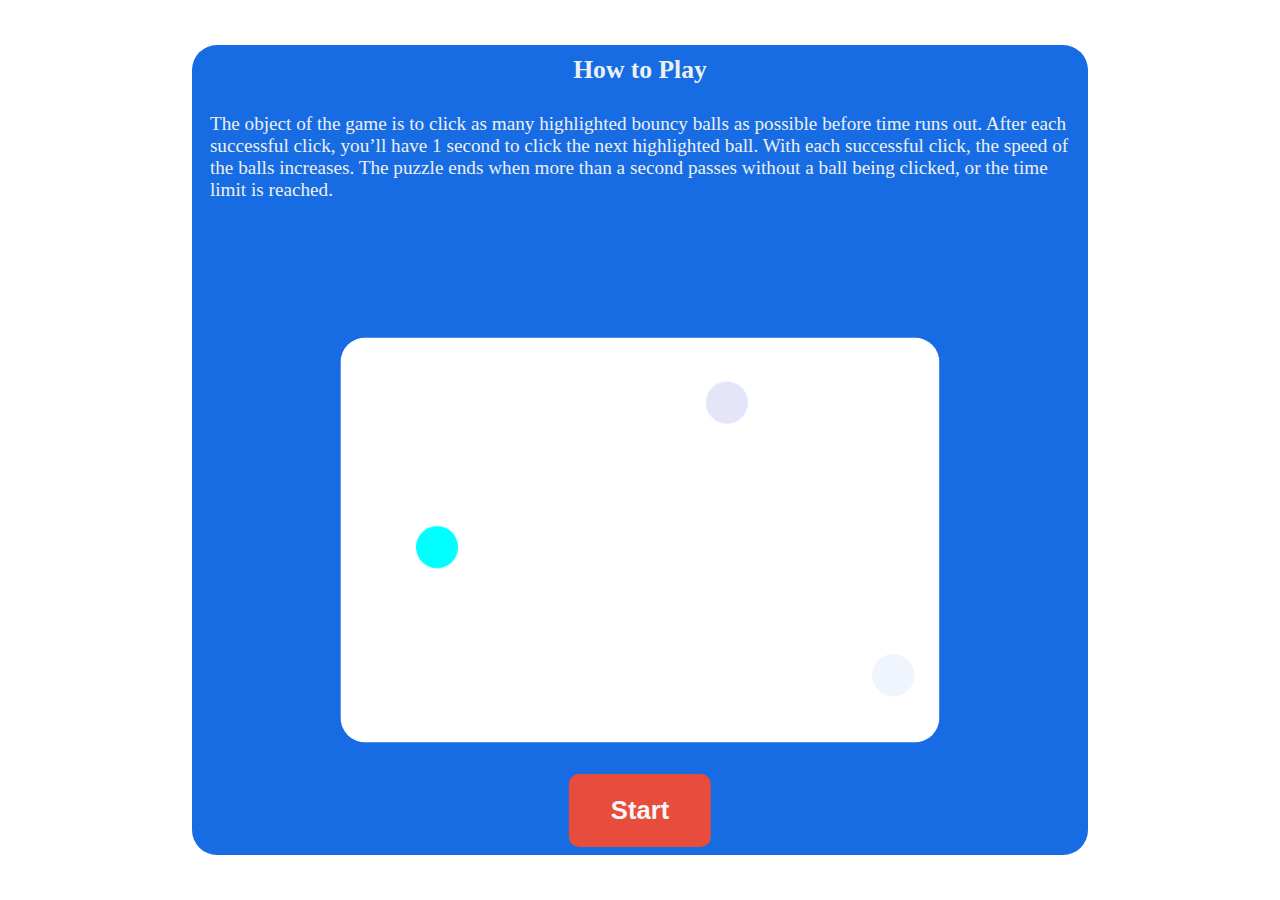
<file: bounce.html>
<!DOCTYPE html>
<html>

<head>
  <!-- Google tag (gtag.js) -->
<script async src="https://www.googletagmanager.com/gtag/js?id=G-B144LMEZN3"></script>
<script>
  window.dataLayer = window.dataLayer || [];
  function gtag(){dataLayer.push(arguments);}
  gtag('js', new Date());

  gtag('config', 'G-B144LMEZN3');
</script>
  <link rel="stylesheet" href="CSS/popup1.css">
  <link rel="stylesheet" href="CSS/popup2.css">
  <!-- Google Fonts ====================================================== -->
  <link href="//fonts.googleapis.com/css?family=Open+Sans:400,700,400italic,700italic|Fira+Sans:400,700,400italic,700italic" rel="stylesheet" type="text/css">
  <!-- Kajabi CSS ======================================================== -->
  <link rel="stylesheet" media="screen" href="https://kajabi-app-assets.kajabi-cdn.com/assets/core-39d7ec8c864adbae305102afb66be7486f2dfa14daf2042501bc27b46117fc72.css">
  <link rel="stylesheet" href="https://use.fontawesome.com/releases/v5.8.1/css/all.css" integrity="sha384-50oBUHEmvpQ+1lW4y57PTFmhCaXp0ML5d60M1M7uH2+nqUivzIebhndOJK28anvf" crossorigin="anonymous">
  <link rel="stylesheet" media="screen" href="https://kajabi-storefronts-production.kajabi-cdn.com/kajabi-storefronts-production/themes/3223526/assets/styles.css?1668109292756754">
  <!-- Customer CSS ====================================================== -->
  <link rel="stylesheet" media="screen" href="https://kajabi-storefronts-production.kajabi-cdn.com/kajabi-storefronts-production/themes/3223526/assets/overrides.css?1668109292756754">
  <style>
    body {
      margin: 0;
      padding: 0;
      overflow: hidden;
    }

    #game-container {
      position: relative;
      width: 100%;
      height: 100vh;
      background-color: #FFFFFF;
    }

    .ball {
      position: absolute;
      border-radius: 50%;
    }

    #info {
      position: absolute;
      top: 10px;
      left: 10px;
      font-family: Arial, sans-serif;
      font-size: 16px;
      color: #000000;
      z-index: 9999;
    }
  </style>

</head>

<body>
  <div id="game-container"></div>
  <div id="info"> </div>

  <div id="popup" class="popup center">
    <div class="how-to-play">
      <strong>How to Play</strong>
    </div>
    <div class="puzzle-description">
      The object of the game is to click as many highlighted bouncy balls as possible before time runs out. After each successful click, you’ll have 1 second to click the next highlighted ball. With each successful click, the speed of the balls increases. The puzzle ends when more than a second passes without a ball being clicked, or the time limit is reached.
    </div>
    <img src="Images/bounce.png" alt="Bounce image">  
      <div class="puzzle-btn">
        <button id="puzzle-popup-btn">
          Start
        </button>
      </div>
  </div>


  <div id="popup2" class="popup2 center">
    <div class="puzzle-result">
      Puzzle Complete!
    </div>
    <div class="score-description">Total Score (Placeholder text)</div>
    <div class="puzzle-score-description">Puzzle Score (Placeholder text)</div>
      <div class="puzzle-btn2">
        <button id="puzzle-popup-btn2" onclick="nextPuzzle()">
          Next
        </button>
      </div>
  </div>
  </html>

  <script>
    document.getElementsByClassName("popup")[0].classList.add("active");
    document.getElementById("puzzle-popup-btn").addEventListener("click", startGame);

    var time = 0;
    var isGamePlaying = false;
    var maxTime = 20.000;
    var maxClickTime = 1.0;
    var startTime;
    var countdownStartTime;

    var ballCount = 3;
    var minSpeed = 5;
    var maxSpeed = 5;
    var ballRadius = 50;
    var ballsTouched = 0;

    var score = 0;

    // Array to store ball elements and their opacity state
    var balls = [];
    var lastClickedBall = null;

    // Game container
    var container = document.getElementById("game-container");
    var containerWidth = container.offsetWidth;
    var containerHeight = container.offsetHeight;

    function startGame() {
      isGamePlaying = true;
      // Delete popup
      document.getElementById("popup").remove();

      runGame();
    }

    function runGame() {
      //Start countdown
      updateCountdown();
      countdownStartTime = Date.now();

      // Create balls and set initial opacity state
      for (var i = 0; i < ballCount; i++) {
        var ball = document.createElement("div");
        ball.className = "ball";
        ball.style.width = ball.style.height = ballRadius * 2 + "px";
        ball.style.backgroundColor = randomRainbowColor();
        ball.style.left = getRandomNumber(0, containerWidth - ballRadius * 2) + "px";
        ball.style.top = getRandomNumber(0, containerHeight - ballRadius * 2) + "px";

        var angle = getRandomNumber(20, 70) * (Math.random() > 0.5 ? 1 : -1); // Random angle between 20 and 70 degrees
        var speed = getRandomNumber(2, maxSpeed);
        var xSpeed = Math.cos(angle * (Math.PI / 180)) * speed;
        var ySpeed = -Math.sin(angle * (Math.PI / 180)) * speed;

        balls.push({
          element: ball,
          xSpeed: xSpeed,
          ySpeed: ySpeed,
          clicked: false,
        });

        container.appendChild(ball);
      }

      // Set initial opacity state
      for (let i = 0; i < balls.length; i++) {
        if (i !== 0) {
          balls[i].element.style.opacity = 0.1;
        }
      }

      // Update ball positions
      function update() {
        balls.forEach(function (ball) {

          var ballElement = ball.element;
          var ballX = parseInt(ballElement.style.left, 10);
          var ballY = parseInt(ballElement.style.top, 10);

          // Bounce off walls
          if (ballX <= 0 || ballX >= containerWidth - ballRadius * 2) {
            ball.xSpeed = -ball.xSpeed;
          }
          if (ballY <= 0 || ballY >= containerHeight - ballRadius * 2) {
            ball.ySpeed = -ball.ySpeed;
          }

          // Update position
          ballX += ball.xSpeed;
          ballY += ball.ySpeed;
          ballElement.style.left = ballX + "px";
          ballElement.style.top = ballY + "px";
        });

        requestAnimationFrame(update);
      }
      update();
      
    function updateCountdown() {
      if (isGamePlaying) {
        const elapsedTime = (Date.now() - countdownStartTime) / 1000;
        time = (maxClickTime - elapsedTime).toFixed(3);
        requestAnimationFrame(updateCountdown);
      }

      if(time <= 0){
        if(isGamePlaying){
          puzzleOver(true, score);
          isGamePlaying = false;
        }
      }
    }

  function updateStopwatch() {
    if (isGamePlaying) {
      const elapsedTime = (Date.now() - startTime) / 1000;
      time = elapsedTime.toFixed(3);
      requestAnimationFrame(updateStopwatch);
    }
    if(time >= maxTime){
          isGamePlaying = false;
          puzzleOver(true, score);
      }

      score = Math.round((time / maxTime) * 100);
  }

  var firstBall = true;

// Handle ball click
container.addEventListener("mousedown", function (event) {
  balls.forEach(function (ball, index) {
    
    // Skip this ball if it has been clicked already
    if (ball.clicked) {
      return;
    }

    if(firstBall){
      startTime = Date.now();
      updateStopwatch();
      firstBall = false;
    }

    var ballElement = ball.element;
    var ballX = parseInt(ballElement.style.left, 10);
    var ballY = parseInt(ballElement.style.top, 10);

    var distance = Math.sqrt(
      Math.pow(event.clientX - (ballX + ballRadius), 2) +
      Math.pow(event.clientY - (ballY + ballRadius), 2)
    );
    if (distance <= ballRadius) {
      ballElement.style.opacity = 0.1;

      ballsTouched += 1;
      maxSpeed++;

      var angle = Math.abs(getRandomNumber(0, 360) * (Math.random() > 0.5 ? 1 : -1));
      var speed = getRandomNumber(minSpeed, maxSpeed);
      ball.xSpeed = Math.cos(angle * (Math.PI / 180)) * speed;
      ball.ySpeed = -Math.sin(angle * (Math.PI / 180)) * speed;

      // Mark this ball as clicked
      ball.clicked = true;

      countdownStartTime = Date.now();
      updateCountdown();

      // If there was a last clicked ball, add it back to the unclicked balls
      if (lastClickedBall) {
        lastClickedBall.clicked = false;
      }

      // Update the last clicked ball
      lastClickedBall = ball;

      // Find a random ball that hasn't been clicked and set its opacity to 1
      var unclickedBalls = balls.filter((b) => !b.clicked);

      if (unclickedBalls.length > 0) {
        var randomBall = unclickedBalls[Math.floor(Math.random() * unclickedBalls.length)];
        randomBall.element.style.opacity = 1;
      }
    }
  });
});

      // Helper functions
      function getRandomNumber(min, max) {
        return Math.floor(Math.random() * (max - min + 1) + min);
      }

      function randomRainbowColor() {
        var colors = ["blue", "deepskyblue", "dodgerblue", "darkturquoise", "aqua", "cornflowerblue", "darkblue" , "lightskyblue", "mediumblue", "navy", "royalblue", "skyblue", "steelblue", "slateblue"];
        var randomIndex = Math.floor(Math.random() * colors.length);
        return colors[randomIndex];
      }

    }
  </script>
</body>

</html>



<script src="puzzles.js"></script>





<script charset="ISO-8859-1" src="https://fast.wistia.com/assets/external/E-v1.js"></script>
<style id="wistia_22_style" type="text/css" class="wistia_injected_style">
  @font-face {
    font-family: 'WistiaPlayerInterNumbersSemiBold';
    font-feature-settings: 'tnum'1;
    src: url([data-uri]);
  }
  
</style>
<script charset="ISO-8859-1" src="https://fast.wistia.com/labs/crop-fill/plugin.js"></script>
<script src="https://kajabi-app-assets.kajabi-cdn.com/assets/encore_core-d18fb77ad962d2dfbc9c227290ae6c402da0371e2b851bf083a311a1a3962c2c.js"></script>
<script src="https://kajabi-storefronts-production.kajabi-cdn.com/kajabi-storefronts-production/themes/3223526/assets/scripts.js?1668109292756754"></script>
    
  </body>
</html>
</file>
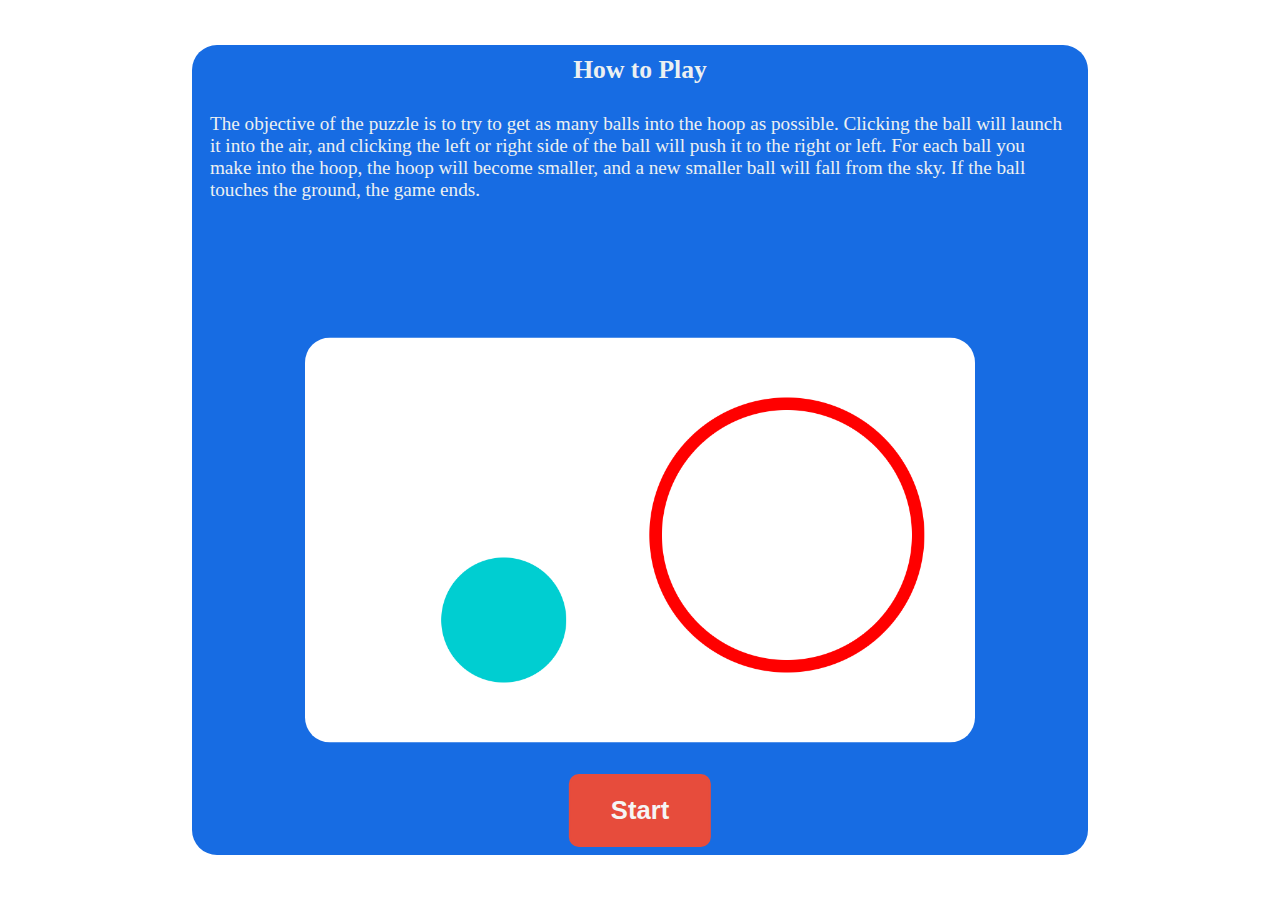
<file: hoop.html>
<!DOCTYPE html>
<html>

<head>
  <!-- Google tag (gtag.js) -->
<script async src="https://www.googletagmanager.com/gtag/js?id=G-B144LMEZN3"></script>
<script>
  window.dataLayer = window.dataLayer || [];
  function gtag(){dataLayer.push(arguments);}
  gtag('js', new Date());

  gtag('config', 'G-B144LMEZN3');
</script>
  <link rel="stylesheet" href="CSS/popup1.css">
  <link rel="stylesheet" href="CSS/popup2.css">
  <!-- Google Fonts ====================================================== -->
  <link href="//fonts.googleapis.com/css?family=Open+Sans:400,700,400italic,700italic|Fira+Sans:400,700,400italic,700italic"
    rel="stylesheet" type="text/css">
  <!-- Kajabi CSS ======================================================== -->
  <link rel="stylesheet" media="screen"
    href="https://kajabi-app-assets.kajabi-cdn.com/assets/core-39d7ec8c864adbae305102afb66be7486f2dfa14daf2042501bc27b46117fc72.css">
  <link rel="stylesheet" href="https://use.fontawesome.com/releases/v5.8.1/css/all.css"
    integrity="sha384-50oBUHEmvpQ+1lW4y57PTFmhCaXp0ML5d60M1M7uH2+nqUivzIebhndOJK28anvf" crossorigin="anonymous">
  <link rel="stylesheet" media="screen"
    href="https://kajabi-storefronts-production.kajabi-cdn.com/kajabi-storefronts-production/themes/3223526/assets/styles.css?1668109292756754">
  <!-- Customer CSS ====================================================== -->
  <link rel="stylesheet" media="screen"
    href="https://kajabi-storefronts-production.kajabi-cdn.com/kajabi-storefronts-production/themes/3223526/assets/overrides.css?1668109292756754">
  <style>
    body {
      margin: 0;
      padding: 0;
      overflow: hidden;
    }

    #game-container {
      position: relative;
      width: 100%;
      height: 100vh;
      background-color: #FFFFFF;
    }

    .ball {
      position: absolute;
      border-radius: 50%;
    }

    #info {
      position: absolute;
      top: 10px;
      left: 10px;
      font-family: Arial, sans-serif;
      font-size: 16px;
      color: #000000;
      z-index: 9999;
    }
  </style>

</head>

<body>
  <div id="game-container"></div>
  <div id="info"> </div>

  <div id="popup" class="popup center">
    <div class="how-to-play">
      How to Play
    </div>
    <div class="puzzle-description">
      The objective of the puzzle is to try to get as many balls into the hoop as possible. Clicking the ball will launch it into the air, and clicking the left or right side of the ball will push it to the right or left. For each ball you make into the hoop, the hoop will become smaller, and a new smaller ball will fall from the sky. If the ball touches the ground, the game ends.   
    </div>
    <img src="Images/hoop.png" alt="Hoop Image" >
      <div class="puzzle-btn">
        <button id="puzzle-popup-btn">
          Start
        </button>
    </div>
  </div>


  <div id="popup2" class="popup2 center">
    <div class="puzzle-result">
      Puzzle Complete!
    </div>
    <div class="score-description">Total Score (Placeholder text)</div>
    <div class="puzzle-score-description">Puzzle Score (Placeholder text)</div>
      <div class="puzzle-btn2">
        <button id="puzzle-popup-btn2" onclick="nextPuzzle()">
          Next
        </button>
      </div>
  </div>
  </html>

  <script>
    document.getElementsByClassName("popup")[0].classList.add("active");
    document.getElementById("puzzle-popup-btn").addEventListener("click", startGame);

    var time = 0;
    var isGamePlaying = false;
    var maxTime = 30.000;
    var maxClickTime = 1;
    var startTime;
    var countdownStartTime;

    var ballCount = 1;
    var minSpeed = 5;
    var maxSpeed = 5;
    var ballRadius = 100;
    var ballsTouched = 0;

    var gravity = 0.1;
    const damping = 1;
    const minLaunchSpeed = 5;
    const maxLaunchSpeed = 7;
    var isBallClicked = true;

    var redCircleRadius = 200;
    var redCircleWidth = 20;

    var balls = [];
    var redCircle = null;

    var isNewBallCreated = false;  
    var score = 0;

    var container = document.getElementById("game-container");
    var containerWidth = container.offsetWidth;
    var containerHeight = container.offsetHeight;

    function startGame() {
      isGamePlaying = true;
      document.getElementById("popup").remove();

      runGame();
    }

    function runGame() {

      var redCircleInfo = createRedCircle();
      startTime = Date.now();
      updateStopwatch();

      createBall();

      function createBall() {
        var ball = document.createElement("div");
        ball.className = "ball";
        ball.style.width = ball.style.height = ballRadius * 2 + "px";
        ball.style.backgroundColor = randomRainbowColor();
        ball.style.left = containerWidth / 2 - ballRadius + "px";
        ball.style.top = 0 + "px";

        var angle = getRandomNumber(0, 180) * (Math.random() > 0.5 ? 1 : -1);
        var xSpeed = Math.cos(angle * (Math.PI / 180));
        var ySpeed = -Math.sin(angle * (Math.PI / 180));

        balls.push({
            element: ball,
            xSpeed: xSpeed,
            ySpeed: ySpeed,
            clicked: false,
        });

        container.appendChild(ball);
        }

      function createRedCircle() {
        redCircle = document.createElement("div");
        redCircle.className = "red-circle";
        redCircle.style.width = redCircle.style.height = (redCircleRadius + redCircleWidth) * 2 + "px";
        redCircle.style.border = redCircleWidth + "px solid red";
        redCircle.style.borderRadius = "50%";
        redCircle.style.position = "absolute";
        redCircle.style.left = getRandomNumber(0, containerWidth - (redCircleRadius + redCircleWidth) * 4) + "px";
        redCircle.style.top = getRandomNumber(0, containerHeight - (redCircleRadius + redCircleWidth) * 4) + "px";
        container.appendChild(redCircle);
        return {
            x: parseInt(redCircle.style.left),
            y: parseInt(redCircle.style.top),
            radius: redCircleRadius,
            width: redCircleWidth
        };
        }

      function update() {

        console.log("Score: " + score);
        balls.forEach(function (ball, index) {
          var ballElement = ball.element;
          var ballX = parseFloat(ballElement.style.left, 10);
          var ballY = parseFloat(ballElement.style.top, 10);

          // Bounce off the walls
          if (ballX <= 0 || ballX >= containerWidth - ballRadius * 2) {
            ball.xSpeed = -ball.xSpeed * damping;
          }
          if (ballY <= 0) {
            ball.ySpeed = -ball.ySpeed * damping;
          }
          if (ballY >= containerHeight - ballRadius * 2) {
            ball.ySpeed = -ball.ySpeed * damping;
            ballY = containerHeight - ballRadius * 2;

            if(isGamePlaying){
                puzzleOver(true, score);
                isGamePlaying = false;
            }

          }


          if(isBallClicked){
            ball.ySpeed += gravity / 2;
          }
          else{
            ball.ySpeed += gravity;
          }
          
          ballX += ball.xSpeed;
          ballY += ball.ySpeed;
          ballElement.style.left = ballX + "px";
          ballElement.style.top = ballY + "px";


          var distanceToCenter = Math.sqrt(
            Math.pow(ballX + ballRadius - (redCircleInfo.x + redCircleInfo.radius), 2) +
            Math.pow(ballY + ballRadius - (redCircleInfo.y + redCircleInfo.radius), 2)
            );

            var distanceToCenter = Math.sqrt(
            Math.pow(ballX + ballRadius - (redCircleInfo.x + redCircleInfo.radius), 2) +
            Math.pow(ballY + ballRadius - (redCircleInfo.y + redCircleInfo.radius), 2)
            );

            if (distanceToCenter + ballRadius <= redCircleInfo.radius + redCircleInfo.width && ball.clicked) {

                console.log("Ball is entirely within the red circle!");
                //Ball is inside the circle
                
                if (!isNewBallCreated) {  

                    container.removeChild(redCircle);

                    redCircleRadius -= 10;
                    ballRadius -= 5;
                    
                    container.removeChild(ball.element);
                    balls.splice(index, 1);

                    redCircleInfo = createRedCircle();
                    createBall();

                    isNewBallCreated = true;

                    score += 10;

                    setTimeout(function () {
                    isNewBallCreated = false;  
                    }, 1000);
                }
            }
  });

        requestAnimationFrame(update);
      }
      update();


  function updateStopwatch() {
    if (isGamePlaying) {
      const elapsedTime = (Date.now() - startTime) / 1000;
      time = elapsedTime.toFixed(3);
      requestAnimationFrame(updateStopwatch);
    }
    if(time >= maxTime){
          isGamePlaying = false;
          puzzleOver(true, score);
      }
  }

  container.addEventListener("mousedown", function (event) {
  balls.forEach(function (ball, index) {
    var ballElement = ball.element;
    var ballX = parseInt(ballElement.style.left, 10);
    var ballY = parseInt(ballElement.style.top, 10);

    var distance = Math.sqrt(
      Math.pow(event.clientX - (ballX + ballRadius), 2) +
      Math.pow(event.clientY - (ballY + ballRadius), 2)
    );
    
    if (distance <= ballRadius) {
      ball.clicked = true;  // Set the clicked flag to true
      ballsTouched += 1;
      maxSpeed++;

      var clickPosition = event.clientX - ballX;
      

      if (clickPosition <= ballRadius) {
        ball.xSpeed = getRandomNumber(0, 5);
      } else {
        ball.xSpeed = -getRandomNumber(0, 5);
      }

      // Set the ySpeed as before
      ball.ySpeed = -getRandomNumber(minLaunchSpeed, maxLaunchSpeed);

      isBallClicked = false;
    }
  });
});

      // Helper functions
      function getRandomNumber(min, max) {
        return Math.floor(Math.random() * (max - min + 1) + min);
      }

      function randomRainbowColor() {
        var colors = ["blue", "deepskyblue", "dodgerblue", "darkturquoise", "aqua", "cornflowerblue", "darkblue" , "lightskyblue", "mediumblue", "navy", "royalblue", "skyblue", "steelblue", "slateblue"];
        var randomIndex = Math.floor(Math.random() * colors.length);
        return colors[randomIndex];
      }

    }
  </script>
</body>

</html>



<script src="puzzles.js"></script>





<script charset="ISO-8859-1" src="https://fast.wistia.com/assets/external/E-v1.js"></script>
<style id="wistia_22_style" type="text/css" class="wistia_injected_style">
  @font-face {
    font-family: 'WistiaPlayerInterNumbersSemiBold';
    font-feature-settings: 'tnum'1;
    src: url([data-uri]);
  }
  
</style>
<script charset="ISO-8859-1" src="https://fast.wistia.com/labs/crop-fill/plugin.js"></script>
<script src="https://kajabi-app-assets.kajabi-cdn.com/assets/encore_core-d18fb77ad962d2dfbc9c227290ae6c402da0371e2b851bf083a311a1a3962c2c.js"></script>
<script src="https://kajabi-storefronts-production.kajabi-cdn.com/kajabi-storefronts-production/themes/3223526/assets/scripts.js?1668109292756754"></script>
    
  </body>
</html>
</file>
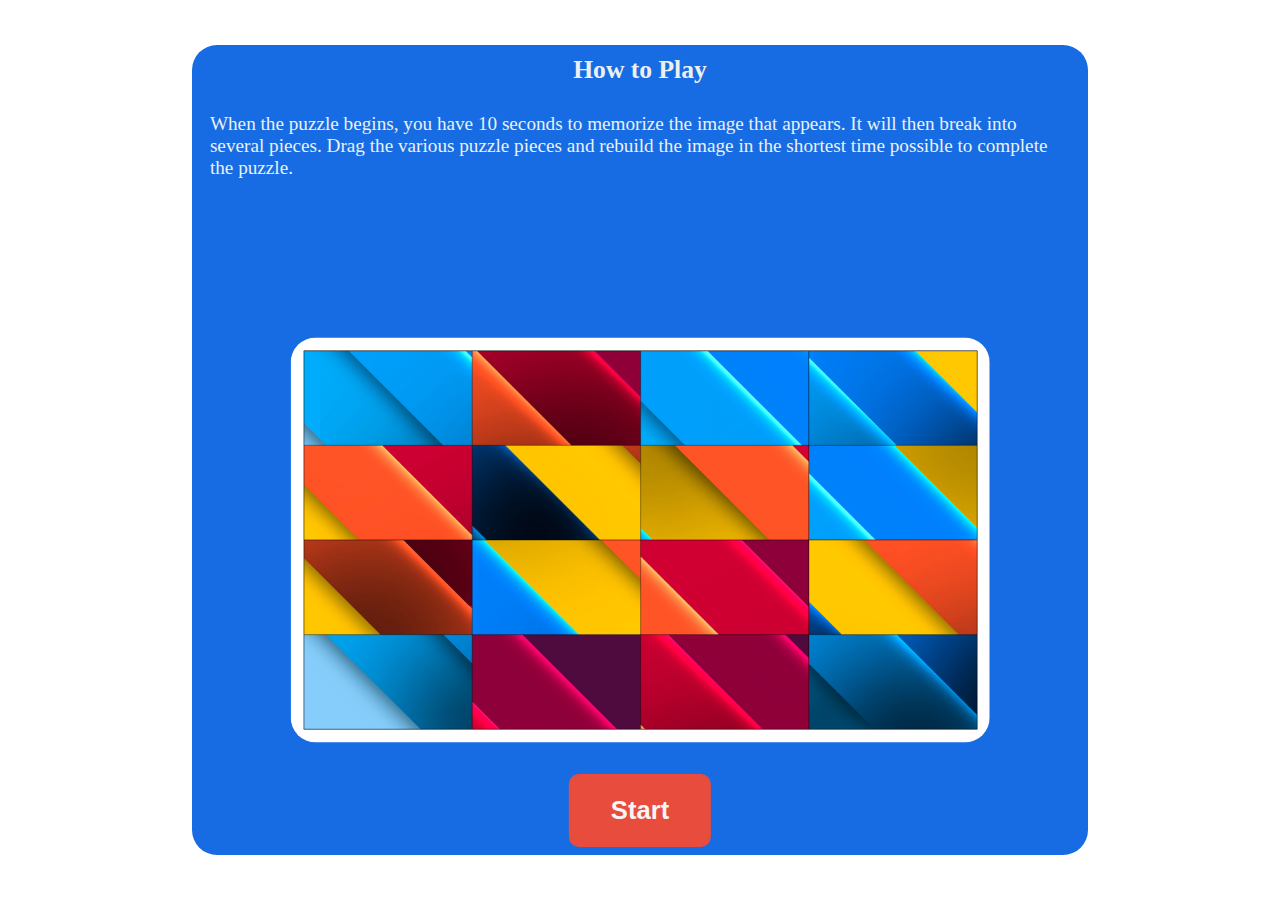
<file: imagepuzzle.html>
<html lang="en">
  <head>
    <!-- Google tag (gtag.js) -->
<script async src="https://www.googletagmanager.com/gtag/js?id=G-B144LMEZN3"></script>
<script>
  window.dataLayer = window.dataLayer || [];
  function gtag(){dataLayer.push(arguments);}
  gtag('js', new Date());

  gtag('config', 'G-B144LMEZN3');
</script>
  <meta name="viewport" content="width=device-width, initial-scale=1, shrink-to-fit=no">
  <meta charset="utf-8">
  <title> Puzzle Hub Puzzles </title>
  <link rel="stylesheet" href="CSS/popup1.css">
  <link rel="stylesheet" href="CSS/popup2.css">

  <style>

    

  body {
    margin: 0;
    display: flex;
    justify-content: center;
    align-items: center;
    height: 100vh;
    overflow: hidden;
  }

  #container {
    position: relative;
  }

  #canvas {
    border: 1px solid black;
  }
    
  </style>
</head>
<body>
  <div id="container">
    <canvas id="canvas"></canvas>
  </div>
  <div id ="popup" class="popup center">
    <div class="how-to-play">
      How to Play 
    </div>
    <div class="puzzle-description">
      When the puzzle begins, you have 10 seconds to memorize the image that appears. It will then break into several pieces. Drag the various puzzle pieces and rebuild the image in the shortest time possible to complete the puzzle.
    </div>
    <img src="Images/imagepuzzle.png" alt="Image Puzzle Image">
      <div class="puzzle-btn">
        <button id="puzzle-popup-btn" onclick="isGamePlaying = true">
          Start
        </button>
      </div>
  </div>
    
  <div id="popup2" class="popup2 center">
    <div class="puzzle-result">
      Puzzle Complete!
    </div>
    <div class="score-description">Total Score (Placeholder text)</div>
    <div class="puzzle-score-description">Puzzle Score (Placeholder text)</div>
      <div class="puzzle-btn2">
        <button id="puzzle-popup-btn2" onclick="nextPuzzle()">
          Next
        </button>
      </div>
  </div>  

  <script src="imagedatabase.js"></script>

<script>

document.getElementsByClassName("popup")[0].classList.add("active");
document.getElementById("puzzle-popup-btn").addEventListener("click", startGame);

const PUZZLE_HOVER_TINT = "#009900";
const img = new Image();
const canvas = document.querySelector("#canvas");
const stage = canvas.getContext("2d");
let difficulty = 4;
let pieces;
let puzzleWidth;
let puzzleHeight;
let pieceWidth;
let pieceHeight;
let currentPiece;
let currentDropPiece;
let mouse;
var isGamePlaying = false;
var time = 0;
var startTime;
var maxTime = 240.000;
var puzzleShuffled = false;


let countdown = 10;

function startGame(){

//Start stopwatch
isGamePlaying = true;
updateStopwatch();
startTime = Date.now();

//Delete popup
document.getElementById("popup").remove();

function updateStopwatch() {
if (isGamePlaying) {
  const elapsedTime = (Date.now() - startTime) / 1000;
  time = elapsedTime.toFixed(3);
  requestAnimationFrame(updateStopwatch);
}
if(time >= maxTime){
      isGamePlaying = false;
      puzzleOver(false, 0);
  }
}

runGame();
}

function runGame(){

  function startCountdown() {
    if(!puzzleShuffled){
    if (countdown > 0) {
        console.log(countdown);
        countdown--;
        setTimeout(startCountdown, 1000);
    } else {
        shufflePuzzle();
        console.log("Shuffle Puzzle");
    }
  }
}

startCountdown();
  function getRandomElement(array) {
      return array[Math.floor(Math.random() * array.length)];
  }

  const randomImageUrl = getRandomElement(imageList);

  img.addEventListener("load", onImage, false);
  img.src = randomImageUrl;

  function initPuzzle() {
    pieces = [];
    mouse = {
      x: 0,
      y: 0
    };
    currentPiece = null;
    currentDropPiece = null;
    stage.drawImage(
      img,
      0,
      0,
      puzzleWidth,
      puzzleHeight,
      0,
      0,
      puzzleWidth,
      puzzleHeight
    );
    buildPieces();
  }

  function setCanvas() {
    canvas.width = puzzleWidth;
    canvas.height = puzzleHeight;
    canvas.style.border = "1px solid black";
  }

  function onImage() {
    pieceWidth = Math.floor(img.width / difficulty);
    pieceHeight = Math.floor(img.height / difficulty);
    puzzleWidth = pieceWidth * difficulty;
    puzzleHeight = pieceHeight * difficulty;
    setCanvas();
    initPuzzle();
  }

  function createTitle(msg) {
    stage.fillStyle = "#000000";
    stage.globalAlpha = 0.4;
    stage.fillRect(100, puzzleHeight - 40, puzzleWidth - 200, 40);
    stage.fillStyle = "#FFFFFF";
    stage.globalAlpha = 1;
    stage.textAlign = "center";
    stage.textBaseline = "middle";
    stage.font = "20px Arial";
    stage.fillText(msg, puzzleWidth / 2, puzzleHeight - 20);
  }

  function buildPieces() {
    let i;
    let piece;
    let xPos = 0;
    let yPos = 0;
    for (i = 0; i < difficulty * difficulty; i++) {
      piece = {};
      piece.sx = xPos;
      piece.sy = yPos;
      pieces.push(piece);
      xPos += pieceWidth;
      if (xPos >= puzzleWidth) {
        xPos = 0;
        yPos += pieceHeight;
      }
    }
      document.onpointerdown = shufflePuzzle;
      puzzleShuffled = true;
  }
 
  function shufflePuzzle() {
    pieces = shuffleArray(pieces);
    stage.clearRect(0, 0, puzzleWidth, puzzleHeight);
    let xPos = 0;
    let yPos = 0;
    for (const piece of pieces) {
      piece.xPos = xPos;
      piece.yPos = yPos;
      stage.drawImage(
        img,
        piece.sx,
        piece.sy,
        pieceWidth,
        pieceHeight,
        xPos,
        yPos,
        pieceWidth,
        pieceHeight
      );
      stage.strokeRect(xPos, yPos, pieceWidth, pieceHeight);
      xPos += pieceWidth;
      if (xPos >= puzzleWidth) {
        xPos = 0;
        yPos += pieceHeight;
      }
    }
      document.onpointerdown = onPuzzleClick;

  }
  function checkPieceClicked() {
    for (const piece of pieces) {
      if (
        mouse.x < piece.xPos ||
        mouse.x > piece.xPos + pieceWidth ||
        mouse.y < piece.yPos ||
        mouse.y > piece.yPos + pieceHeight
      ) {
        //PIECE NOT HIT
      } else {
        return piece;
      }
    }
    return null;
  }

  function updatePuzzle(e) {
    currentDropPiece = null;
    if (e.layerX || e.layerX == 0) {
      mouse.x = e.layerX - canvas.offsetLeft;
      mouse.y = e.layerY - canvas.offsetTop;
    } else if (e.offsetX || e.offsetX == 0) {
      mouse.x = e.offsetX - canvas.offsetLeft;
      mouse.y = e.offsetY - canvas.offsetTop;
    }
    stage.clearRect(0, 0, puzzleWidth, puzzleHeight);
    for (const piece of pieces) {
      if (piece == currentPiece) {
        continue;
      }
      stage.drawImage(
        img,
        piece.sx,
        piece.sy,
        pieceWidth,
        pieceHeight,
        piece.xPos,
        piece.yPos,
        pieceWidth,
        pieceHeight
      );
      stage.strokeRect(piece.xPos, piece.yPos, pieceWidth, pieceHeight);
      if (currentDropPiece == null) {
        if (
          mouse.x < piece.xPos ||
          mouse.x > piece.xPos + pieceWidth ||
          mouse.y < piece.yPos ||
          mouse.y > piece.yPos + pieceHeight
        ) {
          //NOT OVER
        } else {
          currentDropPiece = piece;
          stage.save();
          stage.globalAlpha = 0.4;
          stage.fillStyle = PUZZLE_HOVER_TINT;
          stage.fillRect(
            currentDropPiece.xPos,
            currentDropPiece.yPos,
            pieceWidth,
            pieceHeight
          );
          stage.restore();
        }
      }
    }
    stage.save();
    stage.globalAlpha = 0.6;
    stage.drawImage(
      img,
      currentPiece.sx,
      currentPiece.sy,
      pieceWidth,
      pieceHeight,
      mouse.x - pieceWidth / 2,
      mouse.y - pieceHeight / 2,
      pieceWidth,
      pieceHeight
    );
    stage.restore();
    stage.strokeRect(
      mouse.x - pieceWidth / 2,
      mouse.y - pieceHeight / 2,
      pieceWidth,
      pieceHeight
    );
  }

  function onPuzzleClick(e) {
    if (e.layerX || e.layerX === 0) {
      mouse.x = e.layerX - canvas.offsetLeft;
      mouse.y = e.layerY - canvas.offsetTop;
    } else if (e.offsetX || e.offsetX === 0) {
      mouse.x = e.offsetX - canvas.offsetLeft;
      mouse.y = e.offsetY - canvas.offsetTop;
    }
    currentPiece = checkPieceClicked();
    if (currentPiece !== null) {
      stage.clearRect(
        currentPiece.xPos,
        currentPiece.yPos,
        pieceWidth,
        pieceHeight
      );
      stage.save();
      stage.globalAlpha = 0.9;
      stage.drawImage(
        img,
        currentPiece.sx,
        currentPiece.sy,
        pieceWidth,
        pieceHeight,
        mouse.x - pieceWidth / 2,
        mouse.y - pieceHeight / 2,
        pieceWidth,
        pieceHeight
      );
      stage.restore();
      document.onpointermove = updatePuzzle;
      document.onpointerup = pieceDropped;
    }
  }

  function gameOver() {
    document.onpointerdown = null;
    document.onpointermove = null;
    document.onpointerup = null;
    initPuzzle();
  }

  function pieceDropped(e) {
    document.onpointermove = null;
    document.onpointerup = null;
    if (currentDropPiece !== null) {
      let tmp = {
        xPos: currentPiece.xPos,
        yPos: currentPiece.yPos
      };
      currentPiece.xPos = currentDropPiece.xPos;
      currentPiece.yPos = currentDropPiece.yPos;
      currentDropPiece.xPos = tmp.xPos;
      currentDropPiece.yPos = tmp.yPos;
    }
    resetPuzzleAndCheckWin();
  }

  function resetPuzzleAndCheckWin() {
    stage.clearRect(0, 0, puzzleWidth, puzzleHeight);
    let gameWin = true;
    for (piece of pieces) {
      stage.drawImage(
        img,
        piece.sx,
        piece.sy,
        pieceWidth,
        pieceHeight,
        piece.xPos,
        piece.yPos,
        pieceWidth,
        pieceHeight
      );
      stage.strokeRect(piece.xPos, piece.yPos, pieceWidth, pieceHeight);
      if (piece.xPos != piece.sx || piece.yPos != piece.sy) {
        gameWin = false;
      }
    }
    if (gameWin) {
      setTimeout(gameOver, 500);
      var score = Math.round((100.000 / maxTime) * -1 * (time - maxTime));
      puzzleOver(true, score);
    }
    else{

      if(time >= maxTime){
        puzzleOver(false, 0);
      }
    }


  }

  function shuffleArray(o) {
    for (
      var j, x, i = o.length;
      i;
      j = parseInt(Math.random() * i), x = o[--i], o[i] = o[j], o[j] = x
    );
    return o;
  }

  function updateDifficulty(e) {
    difficulty = e.target.value;
    pieceWidth = Math.floor(img.width / difficulty);
    pieceHeight = Math.floor(img.height / difficulty);
    puzzleWidth = pieceWidth * difficulty;
    puzzleHeight = pieceHeight * difficulty;
    gameOver();
  }
}



</script>

<script charset="ISO-8859-1" src="https://fast.wistia.com/assets/external/E-v1.js"></script>
<style id="wistia_22_style" type="text/css" class="wistia_injected_style">
  @font-face {
    font-family: 'WistiaPlayerInterNumbersSemiBold';
    font-feature-settings: 'tnum'1;
    src: url([data-uri]);
  }
  
</style>
<script charset="ISO-8859-1" src="https://fast.wistia.com/labs/crop-fill/plugin.js"></script>
<script src="https://kajabi-app-assets.kajabi-cdn.com/assets/encore_core-d18fb77ad962d2dfbc9c227290ae6c402da0371e2b851bf083a311a1a3962c2c.js"></script>
<script src="https://kajabi-storefronts-production.kajabi-cdn.com/kajabi-storefronts-production/themes/3223526/assets/scripts.js?1668109292756754"></script>

<script src="puzzles.js"></script>
</file>
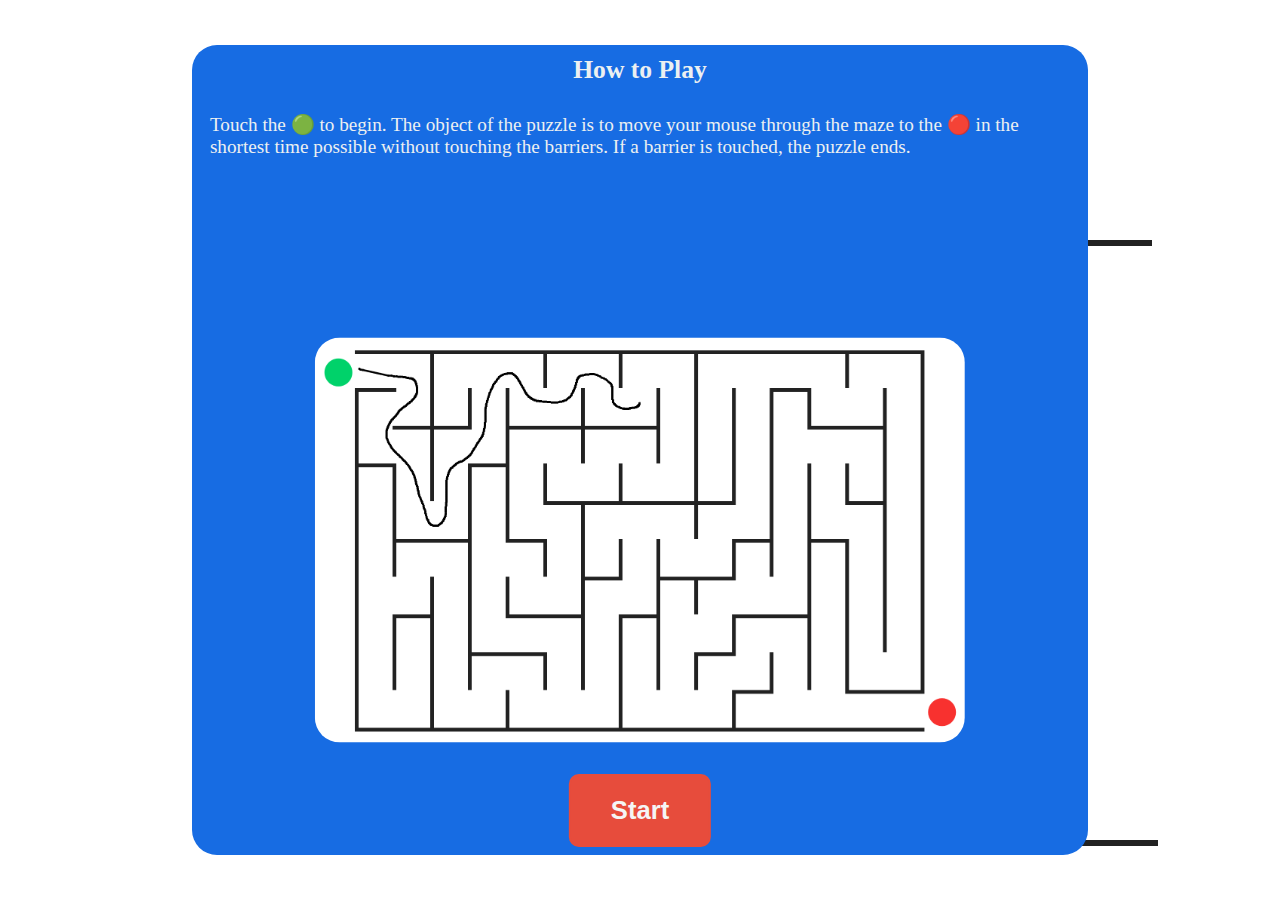
<file: maze.html>
<!DOCTYPE html>
<html lang="en" >

<head>
  <!-- Google tag (gtag.js) -->
<script async src="https://www.googletagmanager.com/gtag/js?id=G-B144LMEZN3"></script>
<script>
  window.dataLayer = window.dataLayer || [];
  function gtag(){dataLayer.push(arguments);}
  gtag('js', new Date());

  gtag('config', 'G-B144LMEZN3');
</script>

  <meta name="viewport" content="width=device-width; initial-scale=1.0">

  <link rel="stylesheet" href="CSS/popup1.css">
  <link rel="stylesheet" href="CSS/popup2.css">
 
  
<style>

body {
	touch-action: pan-y;
  overflow-x: hidden;
}
#container {
	position: absolute;
	top: 0;
	left: 0;
	right: 0;
	bottom: 0;
	background: #fff;
	display: grid;
	grid-template-rows: 60% 40%;
  
}

#maze { /*WHAT IS HAPPENING AND HOW TO FIX IT: The maze is only scaling to the top left corner. The top left corner is always in the correct position. If we can make it so that the center of the maze is the focus instead, it would fix this problem. Goodluck future CherryTree :)*/
	position: absolute;
  left: 15%;
  top: 3%;
	transform: translate(-50%, -50%);
    transform: scale(5);
}

.mbox{
	height: 100%;
	background: #fff;
	display: grid;
}

#thingie,
#home {
	position: absolute;
	top: 100px;
	left: 100px;
	width: 20px;
	height: 20px;
	border-radius: 20px;
}

.emo {
	position: absolute;
	top: 4px;
	left: 1px;
	width: 13px;
	height: 13px;
	border-radius: 20px;
	font-size: 15px;
	line-height: 15px;
	text-align: left;
}

.barrier {
	position: absolute;
	background: #222;
}

#top {
	top: 20px;
	left: 20px;
	width: 300px;
	height: 2px;
}

#bottom {
	top: 220px;
	left: 20px;
	width: 302px;
	height: 2px;
}

@media only screen and (max-width: 1720px) and (min-width: 1400px) {
  #maze {
    transform: scale(4); 
    top: 13%;
  }
}

@media only screen and (max-width: 2000px) {
  #maze {
    transform: scale(3); 
    top: 20%;
  }
}

</style>

  <script>
  window.console = window.console || function(t) {};
</script>

</head>

<div id ="popup" class="popup center">
  <div class="how-to-play">
    How to Play 
  </div>
  <div class="puzzle-description">
    Touch the 🟢 to begin. The object of the puzzle is to move your mouse through the maze to the 🔴 in the shortest time possible without touching the barriers.  If a barrier is touched, the puzzle ends.
      

  </div>
  <img src="Images/maze.png" alt="Maze Image" width="700" height="700">
    <div class="puzzle-btn">
      <button id="puzzle-popup-btn">
        Start
      </button>
    </div>
</div>

  
<div id="popup2" class="popup2 center">
  <div class="puzzle-result">
    Puzzle Complete!
  </div>
  <div class="score-description">Total Score (Placeholder text)</div>
  <div class="puzzle-score-description">Puzzle Score (Placeholder text)</div>

    <div class="puzzle-btn2">
      <button id="puzzle-popup-btn2" onclick="nextPuzzle()">
        Next
      </button>
    </div>
</div>  

<div id="container">
	<div class="mbox" id="mbox"> <!--MAZE-->
    <canvas id="canvas"></canvas>
	<div id="maze">
		<div id="thingie">
			<div class="emo">🟢</div>
		</div>
		<div id="home">
			<div class="emo">🔴</div>
		</div>
		<div class="barrier" id="top"></div>
		<div class="barrier" id="bottom"></div>
	</div>
		</div>
</div>

<script src="https://ajax.googleapis.com/ajax/libs/jquery/2.1.1/jquery.min.js"></script>

<div id="tooltip"></div>
  
      <script id="rendered-js" >
const cont = document.getElementById("container");
const maze = document.getElementById("maze");
const thingie = document.getElementById("thingie");
const home = document.getElementById("home");
const emo = document.getElementById("emo");

const bu = document.getElementById("bu");
const bd = document.getElementById("bd");
const bl = document.getElementById("bl");
const br = document.getElementById("br");

const step = 20;
const size = 20;
const bwidth = 2;
const mazeHeight = 200;
const mazeWidth = 300;
var barrierTouches = 0;
let nogoX = [];
let nogoX2 = [];
let nogoY = [];
let nogoY2 = [];
let prevDist = mazeWidth * 2;

var isGamePlaying = false;
var time = 0;
var startTime;
var maxTime = 30.000;
var startingDistance = 0;
var currentDistance = 0;
var subScore = 0;

document.getElementsByClassName("popup")[0].classList.add("active");
document.getElementById("puzzle-popup-btn").addEventListener("click", startGame);


function startGame(){
  runGame();
  document.getElementById("popup").remove();
}

function updateStopwatch() {

  if (isGamePlaying) {
    const elapsedTime = (Date.now() - startTime) / 1000;
    time = elapsedTime.toFixed(3);
    requestAnimationFrame(updateStopwatch);
  }
  if(time >= maxTime){
        isGamePlaying = false;
        puzzleOver(false, subscore);
    } 
}

function runGame(){

  //generate sides and starting position
  genSides();

  //define size
  let my = mazeHeight / step;
  let mx = mazeWidth / step;

  //create full grid
  let grid = [];
  for (let i = 0; i < my; i++) {
    let sg = [];
    for (let a = 0; a < mx; a++) {
      sg.push({ u: 0, d: 0, l: 0, r: 0, v: 0 });
    }
    grid.push(sg);
  }

  //create direction arrays
  let dirs = ["u", "d", "l", "r"];
  let modDir = {
    u: { y: -1, x: 0, o: "d" },
    d: { y: 1, x: 0, o: "u" },
    l: { y: 0, x: -1, o: "r" },
    r: { y: 0, x: 1, o: "l" } };


  //generate maze
  genMaze(0, 0, 0);
  drawMaze();

  //get all the barriers
  const barriers = document.getElementsByClassName("barrier");
  for (let b = 0; b < barriers.length; b++) {
    nogoX.push(barriers[b].offsetLeft);
    nogoX2.push(barriers[b].offsetLeft + barriers[b].clientWidth);
    nogoY.push(barriers[b].offsetTop);
    nogoY2.push(barriers[b].offsetTop + barriers[b].clientHeight);
  }

  //check if one can move horizontally
  function checkXboundry(dir) {
    let x = thingie.offsetLeft;
    let y = thingie.offsetTop;
    let ok = [];
    let len = Math.max(nogoX.length, nogoX2.length, nogoY.length, nogoY2.length);

    let check = 0;
    for (let i = 0; i < len; i++) {
      check = 0;
      if (y < nogoY[i] || y > nogoY2[i] - size) {
        check = 1;
      }
      if (dir === "r") {
        if (x < nogoX[i] - size || x > nogoX2[i] - size) {
          check = 1;
        }
      }
      if (dir === "l") {
        if (x < nogoX[i] || x > nogoX2[i]) {
          check = 1;
        }
      }
      ok.push(check);
    }
    //check what to return
    let res = ok.every(function (e) {
      return e > 0;
    });
    return res;
  }

  //check if one can move vertically
  function checkYboundry(dir) {
    let x = thingie.offsetLeft;
    let y = thingie.offsetTop;
    let ok = [];
    let len = Math.max(nogoX.length, nogoX2.length, nogoY.length, nogoY2.length);

    let check = 0;
    for (let i = 0; i < len; i++) {
      check = 0;
      if (x < nogoX[i] || x > nogoX2[i] - size) {
        check = 1;
      }
      if (dir === "u") {
        if (y < nogoY[i] || y > nogoY2[i]) {
          check = 1;
        }
      }
      if (dir === "d") {
        if (y < nogoY[i] - size || y > nogoY2[i] - size) {
          check = 1;
        }
      }
      ok.push(check);
    }
    //check what to return
    let res = ok.every(function (e) {
      return e > 0;
    });
    return res;
  }

  //generate sides with random entry and exit points
  function genSides() {
    let max = mazeHeight / step;
    let l1 = Math.floor(Math.random() * max) * step;
    //let l1 = 0;
    let l2 = mazeHeight - step - l1;

    let lb1 = document.createElement("div");
    lb1.style.top = step + "px";
    lb1.style.left = step + "px";
    lb1.style.height = l1 + "px";

    let lb2 = document.createElement("div");
    lb2.style.top = l1 + step * 2 + "px";
    lb2.style.left = step + "px";
    lb2.style.height = l2 + "px";

    let rb1 = document.createElement("div");
    rb1.style.top = step + "px";
    rb1.style.left = mazeWidth + step + "px";
    rb1.style.height = l2 + "px";

    let rb2 = document.createElement("div");
    rb2.style.top = l2 + step * 2 + "px";
    rb2.style.left = mazeWidth + step + "px";
    rb2.style.height = l1 + "px";

    //create invisible barriers for start and end: vertical left, vertical right, left top, left bottom, right top, right bottom
    nogoX.push(0, mazeWidth + 2 * step, 0, 0, mazeWidth + step, mazeWidth + step);
    nogoX2.push(
    0 + bwidth,
    mazeWidth + 2 * step + bwidth,
    step,
    step,
    mazeWidth + 2 * step,
    mazeWidth + 2 * step);

    nogoY.push(
    l1 + step,
    l2 + step,
    l1 + step,
    l1 + 2 * step,
    l2 + step,
    l2 + 2 * step);

    nogoY2.push(
    l1 + 2 * step,
    l2 + 2 * step,
    l1 + step + bwidth,
    l1 + 2 * step + bwidth,
    l2 + step + bwidth,
    l2 + 2 * step + bwidth);

    //set start-pos
    thingie.style.top = l1 + step + "px";
    thingie.style.left = 0 + "px";
    //set end-pos & store height of end
    home.style.top = l2 + step + "px";
    home.style.left = mazeWidth + step + "px";

    //style & append
    let els = [lb1, lb2, rb1, rb2];
    for (let i = 0; i < els.length; i++) {
      confSideEl(els[i]);
      maze.appendChild(els[i]);
    }
  }

  function confSideEl(el) {
    el.setAttribute("class", "barrier");
    el.style.width = bwidth + "px";
  }

  //gen maze using Recursive Backtracking
  function genMaze(cx, cy, s) {
    // shuffle unchecked directions
    let d = limShuffle(dirs, s);

    for (let i = 0; i < d.length; i++) {
      let nx = cx + modDir[d[i]].x;
      let ny = cy + modDir[d[i]].y;
      grid[cy][cx].v = 1;

      if (nx >= 0 && nx < mx && ny >= 0 && ny < my && grid[ny][nx].v === 0) {
        grid[cy][cx][d[i]] = 1;
        grid[ny][nx][modDir[d[i]].o] = 1;
        //avoid shuffling d if d's not exhausted.. hence the i
        genMaze(nx, ny, i);
      }
    }
  }

  //draw maze
  function drawMaze() {
    for (let x = 0; x < mx; x++) {
      for (let y = 0; y < my; y++) {
        let l = grid[y][x].l;
        let r = grid[y][x].r;
        let u = grid[y][x].u;
        let d = grid[y][x].d;

        drawLines(x, y, l, r, u, d);
      }
    }
  }

  //draw the actual lines
  function drawLines(x, y, l, r, u, d) {
    let top = (y + 1) * step;
    let left = (x + 1) * step;
    if (l === 0 && x > 0) {
      let el = document.createElement("div");
      el.style.left = left + "px";
      el.style.height = step + "px";
      el.style.top = top + "px";
      el.setAttribute("class", "barrier");
      el.style.width = bwidth + "px";
      maze.appendChild(el);
    }

    if (d === 0 && y < my - 1) {
      let el = document.createElement("div");
      el.style.left = left + "px";
      el.style.height = bwidth + "px";
      el.style.top = top + step + "px";
      el.setAttribute("class", "barrier");
      el.style.width = step + bwidth + "px";
      maze.appendChild(el);
    }
  }

  function limShuffle(array, s) {
    let con = array.slice(0, s);
    let ran = array.slice(s, array.length);

    for (let i = ran.length - 1; i > 0; i--) {
      const j = Math.floor(Math.random() * (i + 1));
      [ran[i], ran[j]] = [ran[j], ran[i]];
    }
    let comb = con.concat(ran);
    return comb;
  }


  let maxl = 0;
  let prevl = 0;

  const emo = document.querySelector('#home');

  const { left, top, width, height } = emo.getBoundingClientRect();
  const emoX = left + width / 2;
  const emoY = top + height / 2;

  const mouseX = event.clientX;
  const mouseY = event.clientY;

  function calculateDistance(x1, y1, x2, y2) {
    return Math.sqrt((x2 - x1) ** 2 + (y2 - y1) ** 2);
  }


  //# sourceURL=pen.js
  const mazeElement = document.getElementById("maze");

  var startDiv = document.getElementById('thingie');

  startDiv.addEventListener('mouseenter', function () { // Start game
  isGamePlaying = true;
  startTime = Date.now();
  updateStopwatch();

  const { left, top, width, height } = emo.getBoundingClientRect();
  const emoX = left + width / 2;
  const emoY = top + height / 2;

  const mouseX = event.clientX;
  const mouseY = event.clientY;

  startingDistance = calculateDistance(mouseX, mouseY, emoX, emoY);

console.log("starting distance:" + startingDistance);

mazeElement.addEventListener("mousemove", (event) => {
  if (isGamePlaying) {
    const x = event.clientX - mazeElement.getBoundingClientRect().left;
    const y = event.clientY - mazeElement.getBoundingClientRect().top;
    drawLine(x, y);
  }
});


});
document.addEventListener('mousemove', handleMouseMove);

function handleMouseMove(event) {

  if(isGamePlaying){
  // Get the mouse coordinates
  const mouseX = event.clientX;
  const mouseY = event.clientY;

  // Get the position of the emoji
  const { left, top, width, height } = emo.getBoundingClientRect();
  const emoX = left + width / 2;
  const emoY = top + height / 2;

  const distance = Math.sqrt((mouseX - emoX) ** 2 + (mouseY - emoY) ** 2);

  currentDistance = distance;
  subScore = Math.round(100 - (currentDistance / startingDistance) * 100);
  console.log("subscore:" + subScore);

  }
}

  document.addEventListener('mouseover', e => { //Game lost

    if(document.elementFromPoint(e.clientX, e.clientY).classList.contains('barrier') && isGamePlaying){
      puzzleOver(false, subScore);
      isGamePlaying = false;

    }
  }, {passive: true})

  


  home.addEventListener('mouseenter', function () { //Game won
      if(isGamePlaying){
        var score = Math.round((100.000 / maxTime) * -1 * (time - maxTime));
        puzzleOver(true, score);
        isGamePlaying = false;
      }
  });

  function drawLine(x, y) {
  const canvas = document.getElementById('canvas');
  const ctx = canvas.getContext('2d');

  canvas.width = window.innerWidth;
  canvas.height = window.innerHeight;


  function draw(e) {
    if (isGamePlaying) {
      const playerX = e.clientX;
      const playerY = e.clientY;

      ctx.lineWidth = 5;
      ctx.lineCap = 'round';
      ctx.strokeStyle = 'black'; // Line color

      ctx.lineTo(playerX, playerY);
      ctx.stroke();
      ctx.beginPath();
      ctx.moveTo(playerX, playerY);
    }
  }

  console.log(time);

  canvas.addEventListener('mousemove', draw);
}

}

    </script>

<script src="puzzles.js"></script>



<script charset="ISO-8859-1" src="https://fast.wistia.com/assets/external/E-v1.js"></script>
<style id="wistia_22_style" type="text/css" class="wistia_injected_style">
  @font-face {
    font-family: 'WistiaPlayerInterNumbersSemiBold';
    font-feature-settings: 'tnum'1;
    src: url([data-uri]);
  }
  
</style>
<script charset="ISO-8859-1" src="https://fast.wistia.com/labs/crop-fill/plugin.js"></script>
<script src="https://kajabi-app-assets.kajabi-cdn.com/assets/encore_core-d18fb77ad962d2dfbc9c227290ae6c402da0371e2b851bf083a311a1a3962c2c.js"></script>
<script src="https://kajabi-storefronts-production.kajabi-cdn.com/kajabi-storefronts-production/themes/3223526/assets/scripts.js?1668109292756754"></script>

  
</body>

</html>
</file>
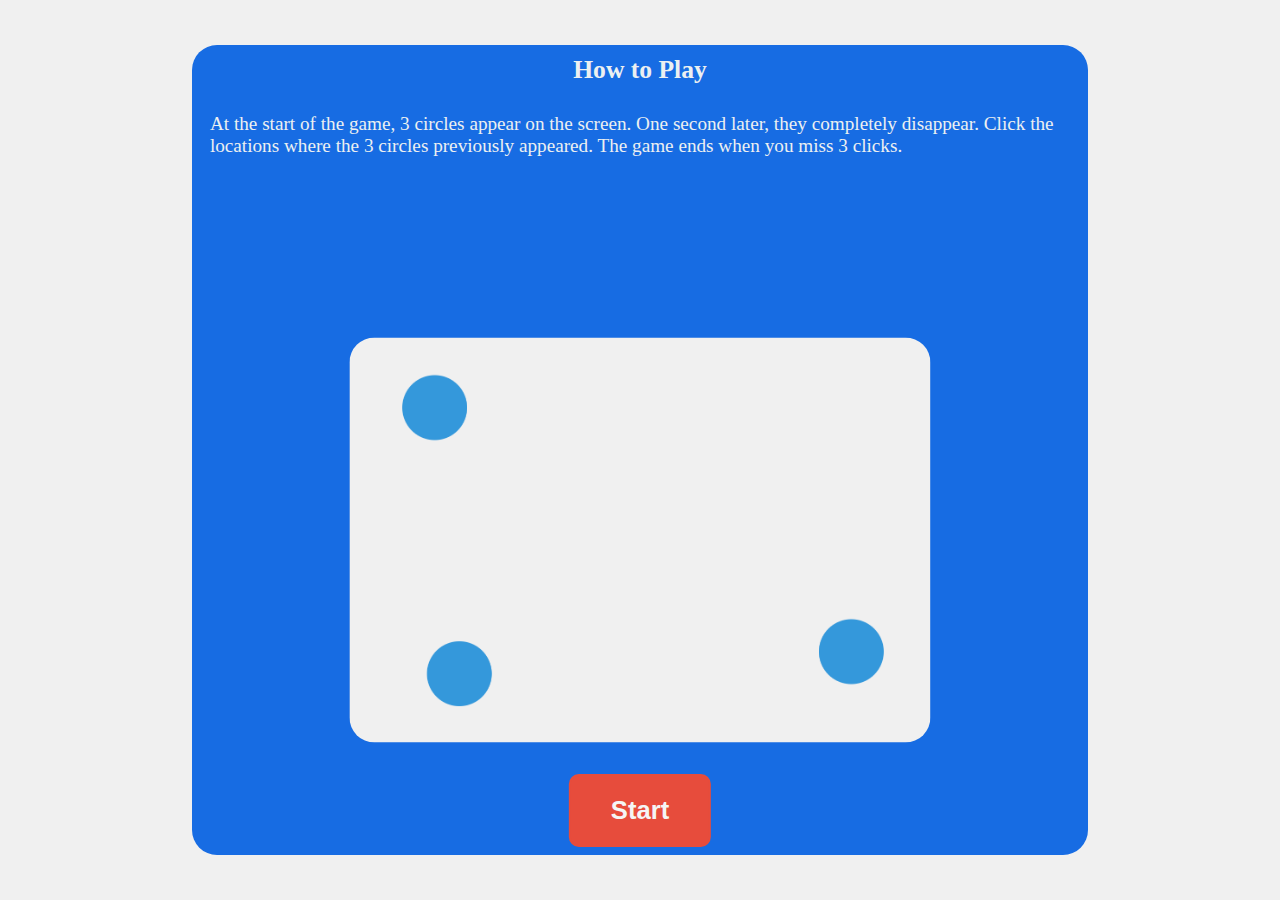
<file: memoryclicker.html>
<!DOCTYPE html>
<html lang="en">
<head>
  <!-- Google tag (gtag.js) -->
<script async src="https://www.googletagmanager.com/gtag/js?id=G-B144LMEZN3"></script>
<script>
  window.dataLayer = window.dataLayer || [];
  function gtag(){dataLayer.push(arguments);}
  gtag('js', new Date());

  gtag('config', 'G-B144LMEZN3');
</script>

  <link rel="stylesheet" href="CSS/popup1.css">
  <link rel="stylesheet" href="CSS/popup2.css">
  <meta name="viewport" content="width=device-width, initial-scale=1.0">
  <script src="puzzles.js"></script>
  <style>
    body {
        margin: 0;
        overflow: hidden;
        background-color: #f0f0f0;
    }

    .container {
        text-align: center;
        padding: 20px;
    }

    .circle {
        width: 150px;
        height: 150px;
        background-color: #3498db;
        border-radius: 50%;
        position: absolute;
        transition: opacity 1s; /* Smooth transition for opacity */
    }

    #background-canvas {
        position: absolute;
        top: 0;
        left: 0;
        width: 100%;
        height: 100%;
    }

    </style>
</head>

<canvas id="background-canvas"></canvas>

<body>

  <div id ="popup" class="popup center">
    <div class="how-to-play">
      How to Play 
    </div>
    <div class="puzzle-description">
      At the start of the game, 3 circles appear on the screen. One second later, they completely disappear. Click the locations where the 3 circles previously appeared. The game ends when you miss 3 clicks.
    </div>
    <img src="Images/memoryclicker.png" alt="Memory Clicker Image" >
      <div class="puzzle-btn">
        <button id="puzzle-popup-btn" onclick="isGamePlaying = true">
          Start
        </button>
    </div>
  </div>

    
  <div id="popup2" class="popup2 center">
    <div class="puzzle-result">
      Puzzle Complete!
    </div>
    <div class="score-description">Total Score (Placeholder text)</div>
    <div class="puzzle-score-description">Puzzle Score (Placeholder text)</div>
      <div class="puzzle-btn2">
        <button id="puzzle-popup-btn2" onclick="nextPuzzle()">
          Next
        </button>
    </div>
  </div>  

<script>

  var shapeCount = 3;
  var displayTime = 3000; // Time in seconds for which the circles are displayed
  var fadeTime = 1000; // Time in seconds for the fade-out animation

  let clickCount = 0;
  let missCount = 0;

  let timer;
  var seconds = 0;
  var score;

  var isGamePlaying = false;
  var isGameOver = false;
  var time = 0;
  var startTime;
  var maxTime = 10.000;

  document.getElementsByClassName("popup")[0].classList.add("active");
  document.getElementById("puzzle-popup-btn").addEventListener("click", startGame);

  function startGame(){
    //Start stopwatch
    isGamePlaying = true;
    updateStopwatch();
    startTime = Date.now();

    //Delete popup
    document.getElementById("popup").remove();

    function updateStopwatch() {
    if (isGamePlaying) {
      const elapsedTime = (Date.now() - startTime) / 1000;
      time = elapsedTime.toFixed(3);
      requestAnimationFrame(updateStopwatch);
    }
    if(time >= maxTime){
          isGamePlaying = false;
          puzzleOver(false, 0);
      }
    }

    runGame();
    }


  function runGame(){
  // Get the canvas element
  const canvas = document.getElementById("background-canvas");
  const ctx = canvas.getContext("2d");

  // Set the canvas size to cover the entire window
  canvas.width = window.innerWidth;
  canvas.height = window.innerHeight;

  function createCircle() {
      const circle = document.createElement("div");
      circle.className = "circle";
      const maxWidth = window.innerWidth - 150; // Adjust for the circle size
      const maxHeight = window.innerHeight - 150; // Adjust for the circle size

      const randomX = Math.random() * maxWidth;
      const randomY = Math.random() * maxHeight;

      circle.style.left = randomX + "px";
      circle.style.top = randomY + "px";

      document.body.appendChild(circle);

      setTimeout(() => {
          circle.style.opacity = 0;
          isGamePlaying = true;
        updateStopwatch();
        startTime = Date.now();
      }, displayTime);

  }

  for (let i = 0; i < shapeCount; i++) {
          createCircle();
  }

  function checkGameEnd() {
    if(!isGameOver){
      if (shapeCount == clickCount) {
          console.log("Game won");
          var score = Math.round((100.000 / maxTime) * -1 * (time - maxTime));
          puzzleOver(true, score);
      }

      if (shapeCount - 1 == missCount){
          console.log("Game lost");
          isGamePlaying = false;
          puzzleOver(false, 0);

      }

    }
  }

  function updateTime() {
      seconds++;;
  }

  function startGame() {
      clickCount = 0;
      missCount = 0;

      timer = setInterval(updateTime, 1000);

      const circleElements = document.getElementsByClassName("circle");

      for (const circle of circleElements) {
          circle.addEventListener("click", () => {
              circle.style.opacity = 1;
              clickCount++;
              checkGameEnd();
          });
      }

      canvas.addEventListener("click", (event) => {
      if (event.target === canvas) {
          checkGameEnd()

          missCount++;
      }
  });
  }

  function updateStopwatch() {
  if (isGamePlaying) {
    const elapsedTime = (Date.now() - startTime) / 1000;
    time = elapsedTime.toFixed(3);

    if (time >= maxTime) {
      isGamePlaying = false;
      isGameOver = true;
      puzzleOver(false, 0);
    }

    requestAnimationFrame(updateStopwatch);
  }
}


setTimeout(startGame, 4000);

}
    
</script>

<script src="puzzles.js"></script>

</body>
</html>
</file>
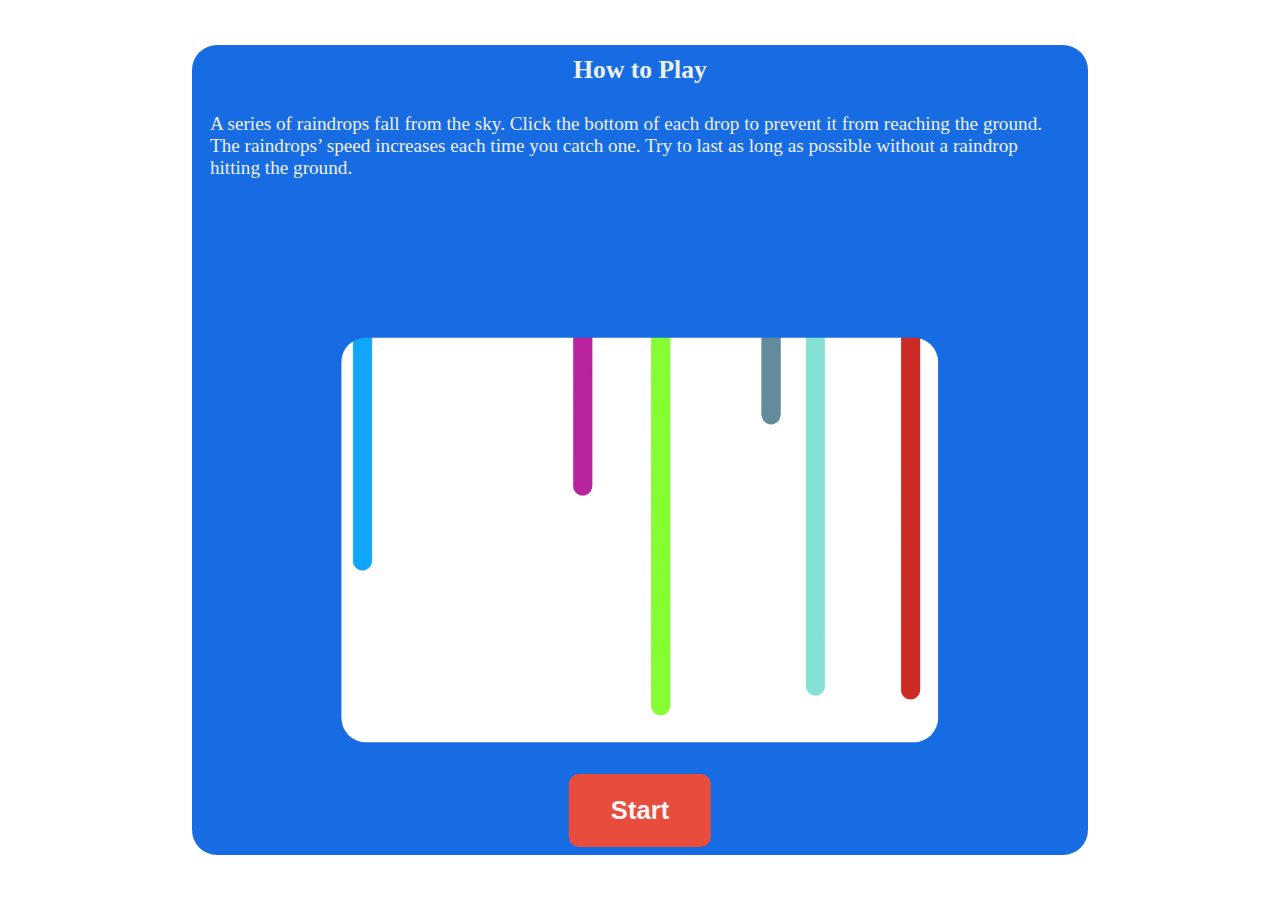
<file: raindrop.html>
<!DOCTYPE html>
<html lang="en">
<head>
  <meta charset="UTF-8">
  <meta name="viewport" content="width=device-width, initial-scale=1.0">

  <link rel="stylesheet" href="CSS/popup1.css">
  <link rel="stylesheet" href="CSS/popup2.css">

  <style>
    body {
      margin: 0;
      overflow: hidden;
    }
    canvas {
      display: block;
    }
  </style>

<div id ="popup" class="popup center">
  <div class="how-to-play">
    How to Play 
  </div>
  <div class="puzzle-description">
    A series of raindrops fall from the sky. Click the bottom of each drop to prevent it from reaching the ground. The raindrops’ speed increases each time you catch one. Try to last as long as possible without a raindrop hitting the ground.
    
  </div>
  <img src="Images/raindrop.png" alt="Raindrop Image" >
    <div class="puzzle-btn">
      <button id="puzzle-popup-btn">
        Start
      </button>
  </div>
</div>

<div id="popup2" class="popup2 center">
  <div class="puzzle-result">
    Puzzle Complete!
  </div>
  <div class="score-description">Total Score (Placeholder text)</div>
  <div class="puzzle-score-description">Puzzle Score (Placeholder text)</div>

    <div class="puzzle-btn2">
      <button id="puzzle-popup-btn2" onclick="nextPuzzle()">
        Next
      </button>
    </div>
</div>  



</head>
<body>
<script>

    document.getElementsByClassName("popup")[0].classList.add("active");
    document.getElementById("puzzle-popup-btn").addEventListener("click", startGame);

    const canvas = document.createElement("canvas");
    const ctx = canvas.getContext("2d");
    document.body.appendChild(canvas);

    canvas.width = window.innerWidth;
    canvas.height = window.innerHeight;

    const Drops = [];
    
    let speed = 2;
    var minSpeed = 1;
    var maxSpeed = 2;
    
    var isGamePlaying = false;
    var isGameOver = false;
    var time = 0;
    var startTime;
    var maxTime = 20.000; //+1 second because the first drop drops at 1 second
    var dropsPerSecond = 1;

    let dropsCaught = 0;
    var maxDrops = 20;
    var score = 0;

    function startGame(){

      //Start stopwatch
      isGamePlaying = true;
      updateStopwatch();
      startTime = Date.now();

      //Delete popup
      document.getElementById("popup").remove();

      function updateStopwatch() {
        if (isGamePlaying) {
          const elapsedTime = (Date.now() - startTime) / 1000;
          time = elapsedTime.toFixed(3);
          requestAnimationFrame(updateStopwatch);
        }
        if(time > maxTime){
          if(isGamePlaying == true){
              isGamePlaying = false;
              puzzleOver(true, score);
          }
        }
      }
      runGame();
    }


    function runGame(){

    function createDrop() {
        const radius = 30;
        const x = Math.random() * (canvas.width - 2 * radius) + radius;
        const y = 0;
        const color = getRandomColor();
        const dropSpeed = getRandomSpeed();
        const Drop = { x, y, radius, color, speed: dropSpeed };
        Drops.push(Drop);
    }

    function getRandomColor() {
      const letters = "0123456789ABCDEF";
      let color = "#";
      for (let i = 0; i < 6; i++) {
        color += letters[Math.floor(Math.random() * 16)];
      }
      return color;
    }

    function getRandomSpeed() {
      return Math.random() * (maxSpeed - minSpeed) + minSpeed;
    }

    function drawDrop(Drop) {
      ctx.beginPath();
      ctx.arc(Drop.x, Drop.y, Drop.radius, 0, Math.PI * 2);
      ctx.fillStyle = Drop.color;
      ctx.fill();
      ctx.closePath();
    }

    
    function update() {

      score = Math.round((dropsCaught / maxDrops) * 100);

      for (const Drop of Drops) {
        Drop.y += Drop.speed;
        drawDrop(Drop);
      }

      Drops.forEach((Drop, index) => {

        
          if (Drop.y - Drop.radius > canvas.height) {
            if(isGamePlaying){
            puzzleOver(true, score);
            isGamePlaying = false;
            Drops.splice(index, 1);
          }
        }
});

      requestAnimationFrame(update);
    }

    function clickHandler(event) {
      const mouseX = event.clientX;
      const mouseY = event.clientY;

      for (const Drop of Drops) {
        const distance = Math.sqrt((mouseX - Drop.x) ** 2 + (mouseY - Drop.y) ** 2);

        if (distance < Drop.radius) {
          Drops.splice(Drops.indexOf(Drop), 1);
          dropsCaught++;
          maxSpeed += 0.5;
        }
      }
    }

    if(dropsCaught <= maxDrops){
      setInterval(createDrop, 1000 / dropsPerSecond);
    }
    

    if(!isGameOver){
      canvas.addEventListener("click", clickHandler);
      update();
    }

  }
    
  </script>

<script src="puzzles.js"></script>


</body>
</html>
</file>
<file: CSS/popup1.css>
body {
  overflow-y: hidden;
}

.center {
  position: absolute;
  top: 50%;
  left: 50%;
  transform: translate(-50%, -50%);
}

.popup {
  width: 70%;
  height: 90%;
  background: #176ce3;
  border-radius: 25px;
  box-sizing: border-box;
  z-index: 2;
  text-align: center;
  opacity: 0;
  transform: translate(-50%, -50%) scale(0.5);
  transition: opacity 500ms ease-in-out,
              top 500ms ease-in-out,
              transform 500ms ease-in-out;
}

.popup.active {
  opacity: 1;
  top: 50%;
  transform: translate(-50%, -50%) scale(1);
  transition: transform 500ms cubic-bezier(0.18, 0.89, 0.43, 1.19);
}

.how-to-play {
  margin: 10px;
  font-size: 2vw;
  font-weight: 600;
  color: #ecf0f1;
}

.popup .puzzle-description {
  color: #ecf0f1;
  font-size: 1.5vw;
  padding: 2%;
  margin-bottom: 10%;
  text-align: left;
}

.popup .puzzle-btn {
  position: absolute;
  left: 50%;
  bottom: 0%;
  transform: translateX(-50%);
  margin: 0 auto; /* Center the button horizontally within the container */
}

.popup .puzzle-btn button {
  position: relative;
  padding: 20px 40px;
  background: #e74c3c;
  color: #f5f5f5;
  border: 2px solid #e74c3c;
  font-size: 2vw;
  font-weight: 600;
  outline: none;
  border-radius: 10px;
  cursor: pointer;
  transition: all 500ms ease-in-out;
  width: 100%;
  top: 90%;
}

img {
  position: absolute;
  margin-top: 10%;
  left: 50%;
  top: 50%;
  transform: translate(-50%, -50%);
  border-radius: 25px;
  max-height: 50%;
  width: auto;
}

.popup .puzzle-btn button:hover {
  color: #111;
  background: #f5f5f5;
  border: 2px solid #f5f5f5;
}

.popup > div {
  position: relative;
  top: 10px;
  opacity: 0;
}

.popup.active > div {
  top: 0px;
  opacity: 1;
}

.popup.active .icon {
  transition: all 500ms ease-in-out 175ms;
}

.popup.active .title {
  transition: all 500ms ease-in-out 200ms;
}

.popup.active .description {
  transition: all 500ms ease-in-out 225ms;
}
</file>
<file: CSS/popup2.css>
body{
  overflow-y: hidden;
}

.center2 {
  position:absolute;
  top:50%;
  left:50%;
  transform:translate(-50%,-50%);
}

.popup2 {
  width: 40%;
  height: 55%;
  background: #176ce3;
  border-radius: 25px;
  box-sizing: border-box;
  z-index: -1;
  text-align: center;
  opacity: 0;
  transform: translate(-50%, -50%) scale(0.5);
  transition: opacity 500ms ease-in-out,
              top 500ms ease-in-out,
              transform 500ms ease-in-out;
}
.popup2.active {
  opacity:1;
  top:50%;
  transform:translate(-50%,-50%);
  transition: transform 500ms cubic-bezier(0.18,0.89,0.43,1.19);
}

.popup2 .puzzle-result {
  margin-top: 5%;
  margin-bottom: 5%;
  font-size:4vw;
  font-weight:600;
  color:#ffffff;
}

.popup2 .score-description {
  position: relative;
  top: 50%;
  color:#ffffff;
  font-size:2vw;
  padding:5px;
}

.popup2 .puzzle-score-description {
  position: relative;
  top: 60%;
  color:#ffffff;
  font-size:2vw;
  padding:5px;
}

.popup2 .puzzle-btn2 {
  position: absolute;
  left: 50%;
  bottom: 0%;
  transform: translateX(-50%);
  margin: 0 auto; /* Center the button horizontally within the container */
}

.popup2 .puzzle-btn2 button {
  position: relative;
  padding: 20px 40px;
  background: #e74c3c;
  color: #f5f5f5;
  border: 2px solid #e74c3c;
  font-size: 2vw;
  font-weight: 600;
  outline: none;
  border-radius: 10px;
  cursor: pointer;
  transition: all 500ms ease-in-out;
  width: 100%;
  top: 80%;
}

.popup2 .puzzle-btn2 button:hover {
  color: #111;
  background: #f5f5f5;
  border: 2px solid #f5f5f5;
}


.popup2 > div {
  position:relative;
  top:10px;
  opacity:0;
}
.popup2.active > div {
  top:0px;
  opacity:1;
}
.popup2.active .icon {
  transition: all 500ms ease-in-out 175ms;
}
.popup2.active .puzzle-result {
  transition: all 500ms ease-in-out 200ms;
}
.popup2.active .description {
  transition: all 500ms ease-in-out 225ms;
}
.popup2.active .exit-btn {
  transition: all 500ms ease-in-out 250ms;
}
</file>
